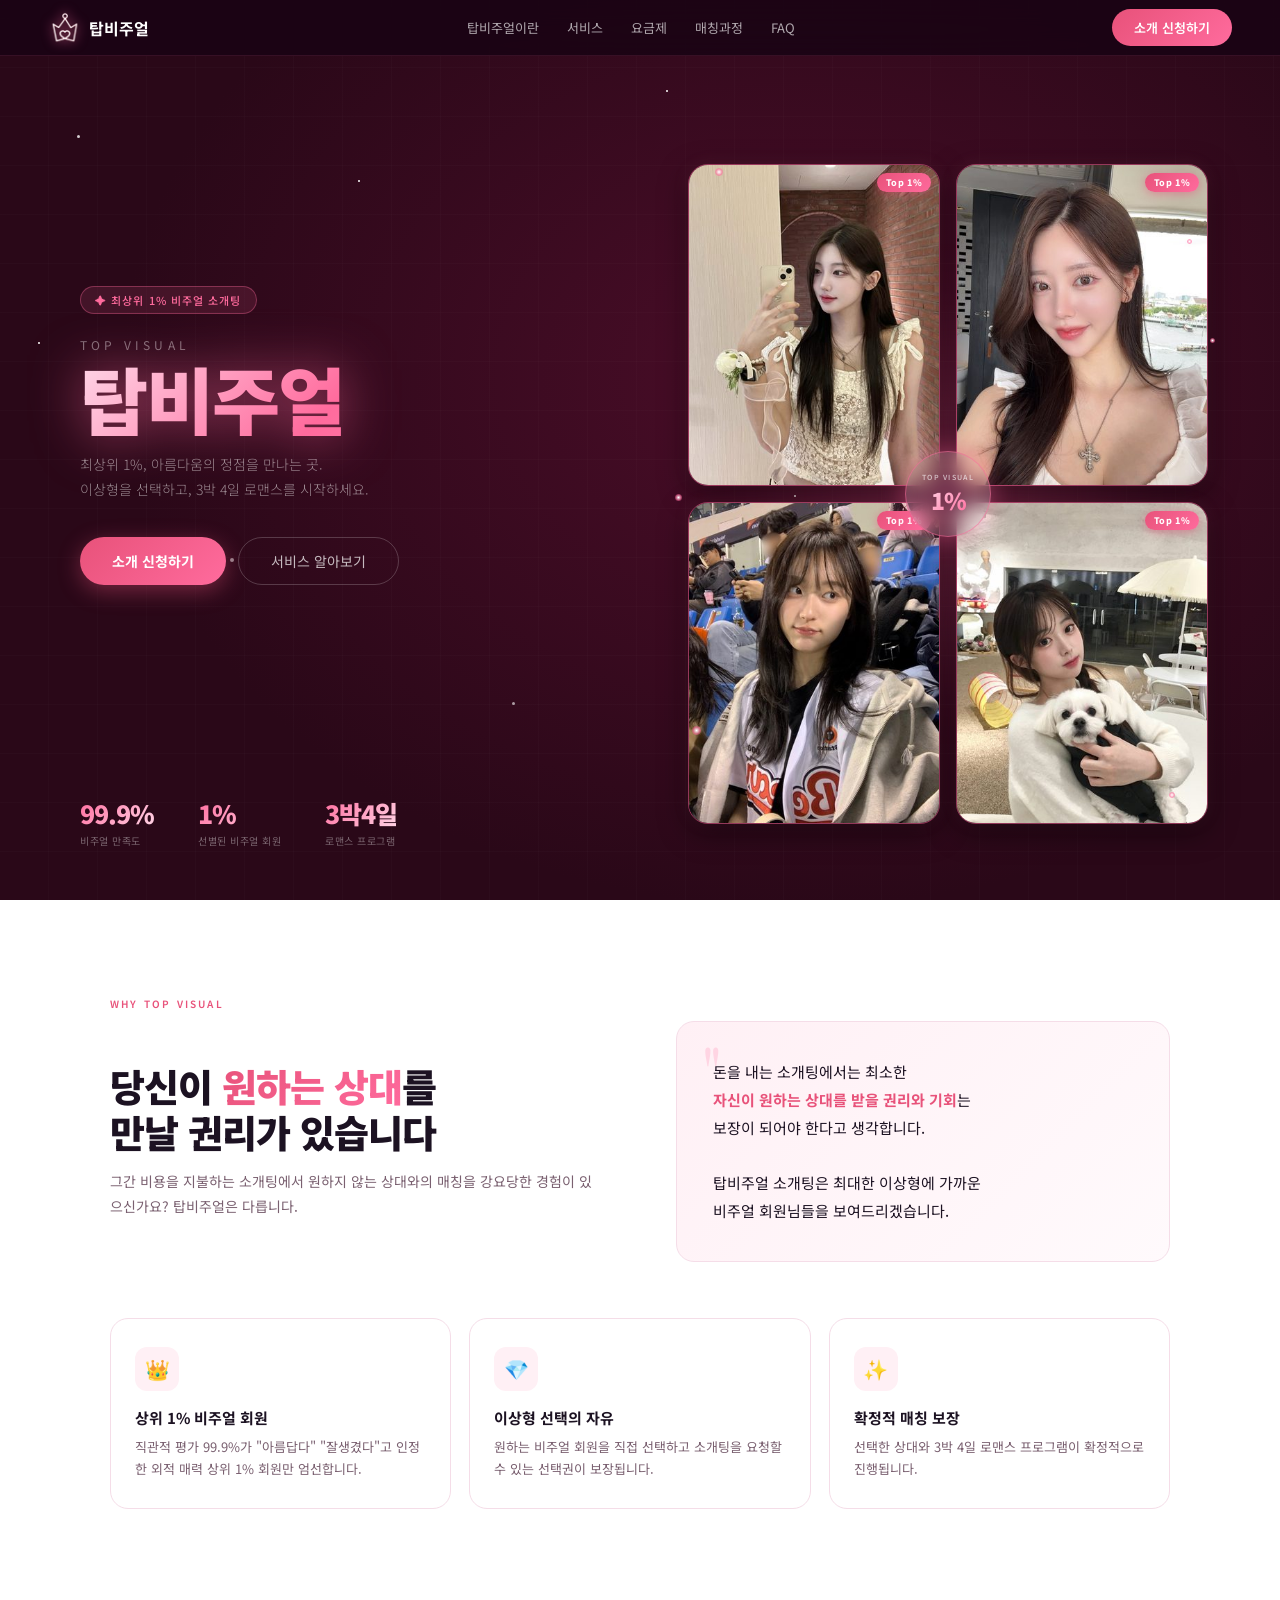
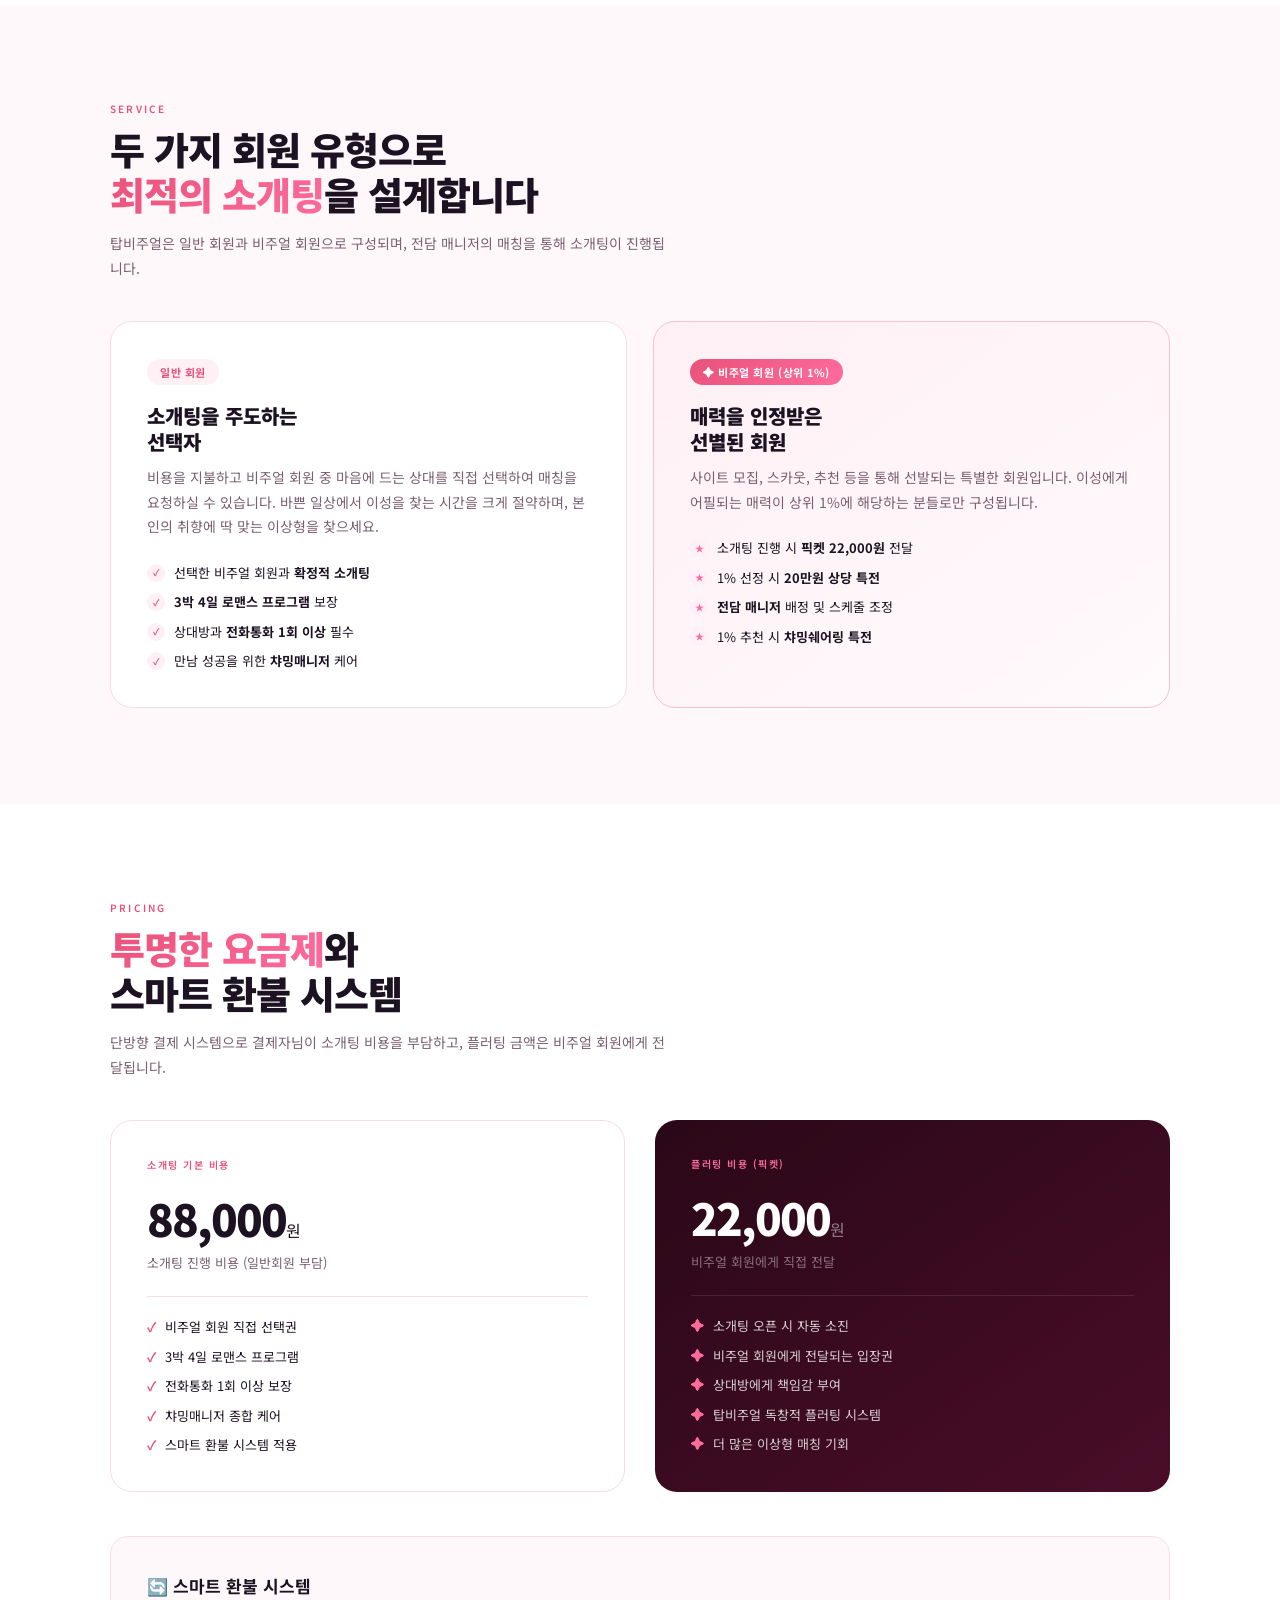
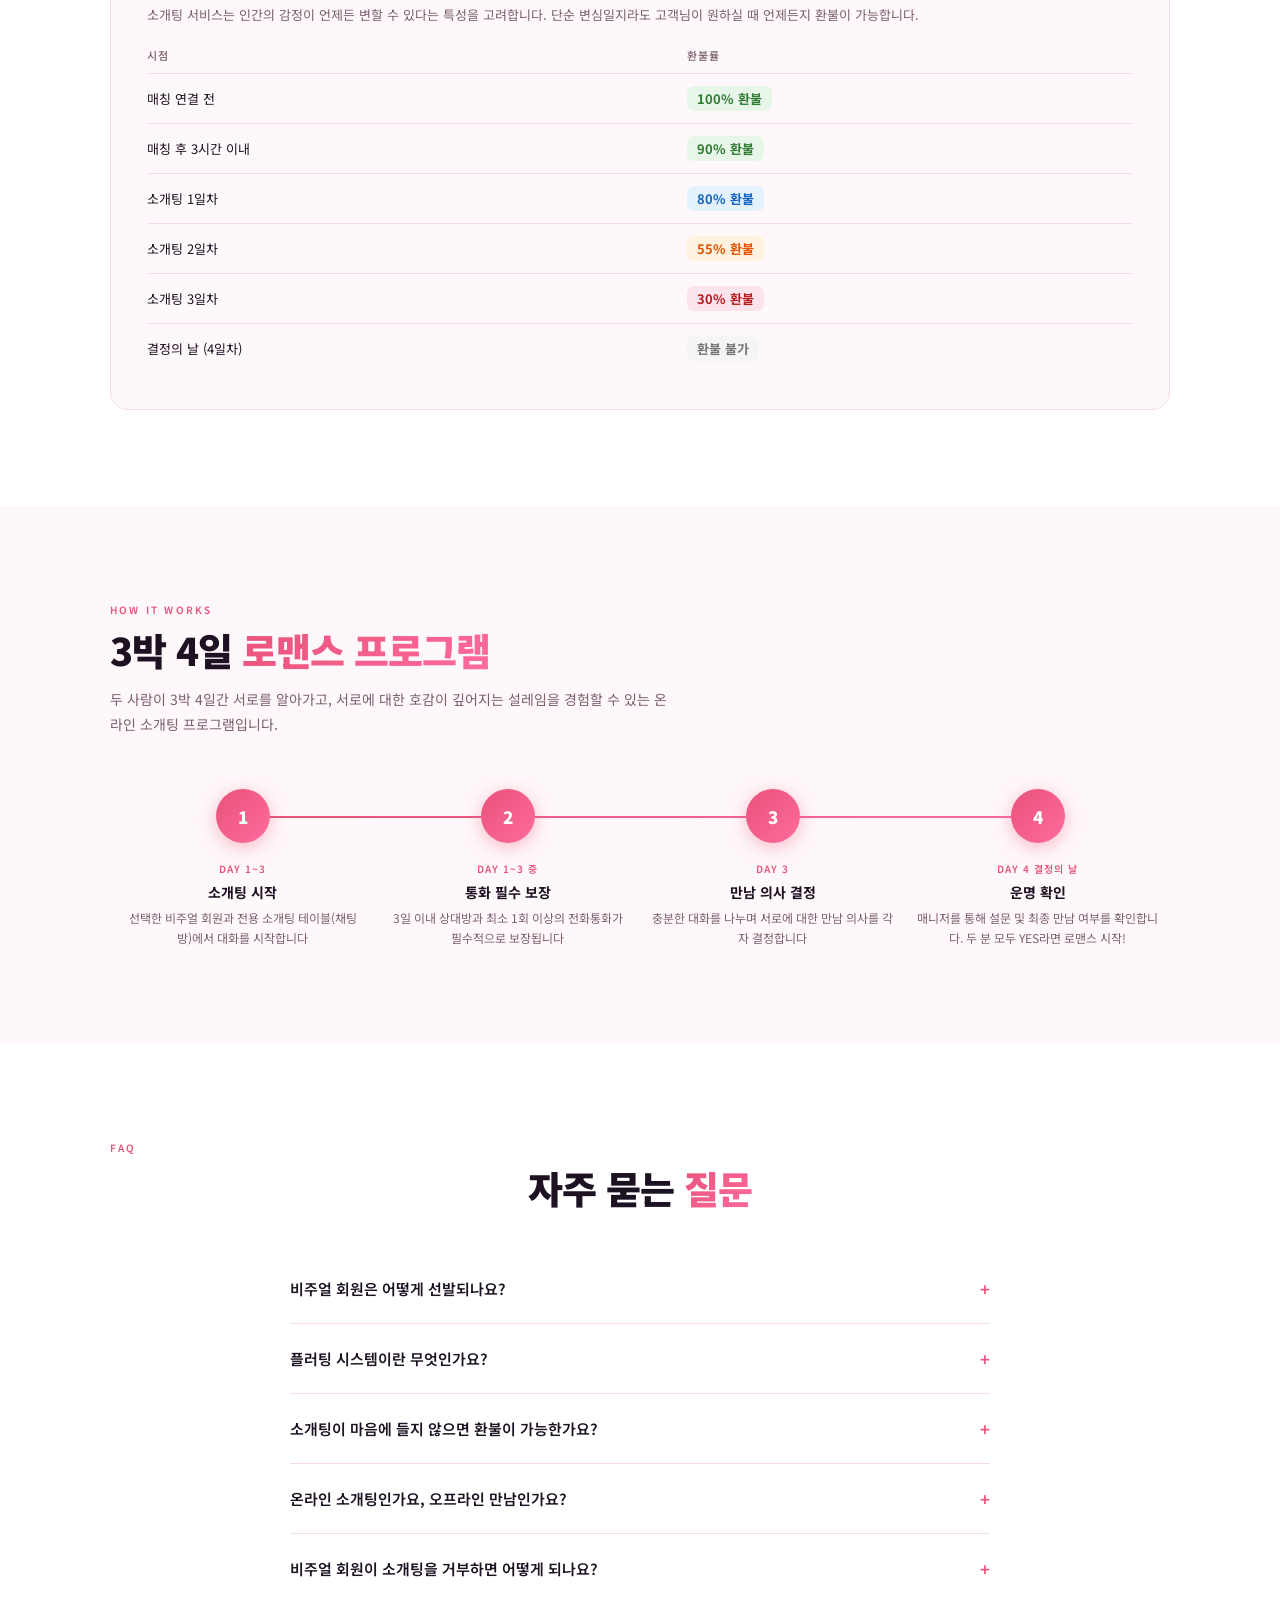
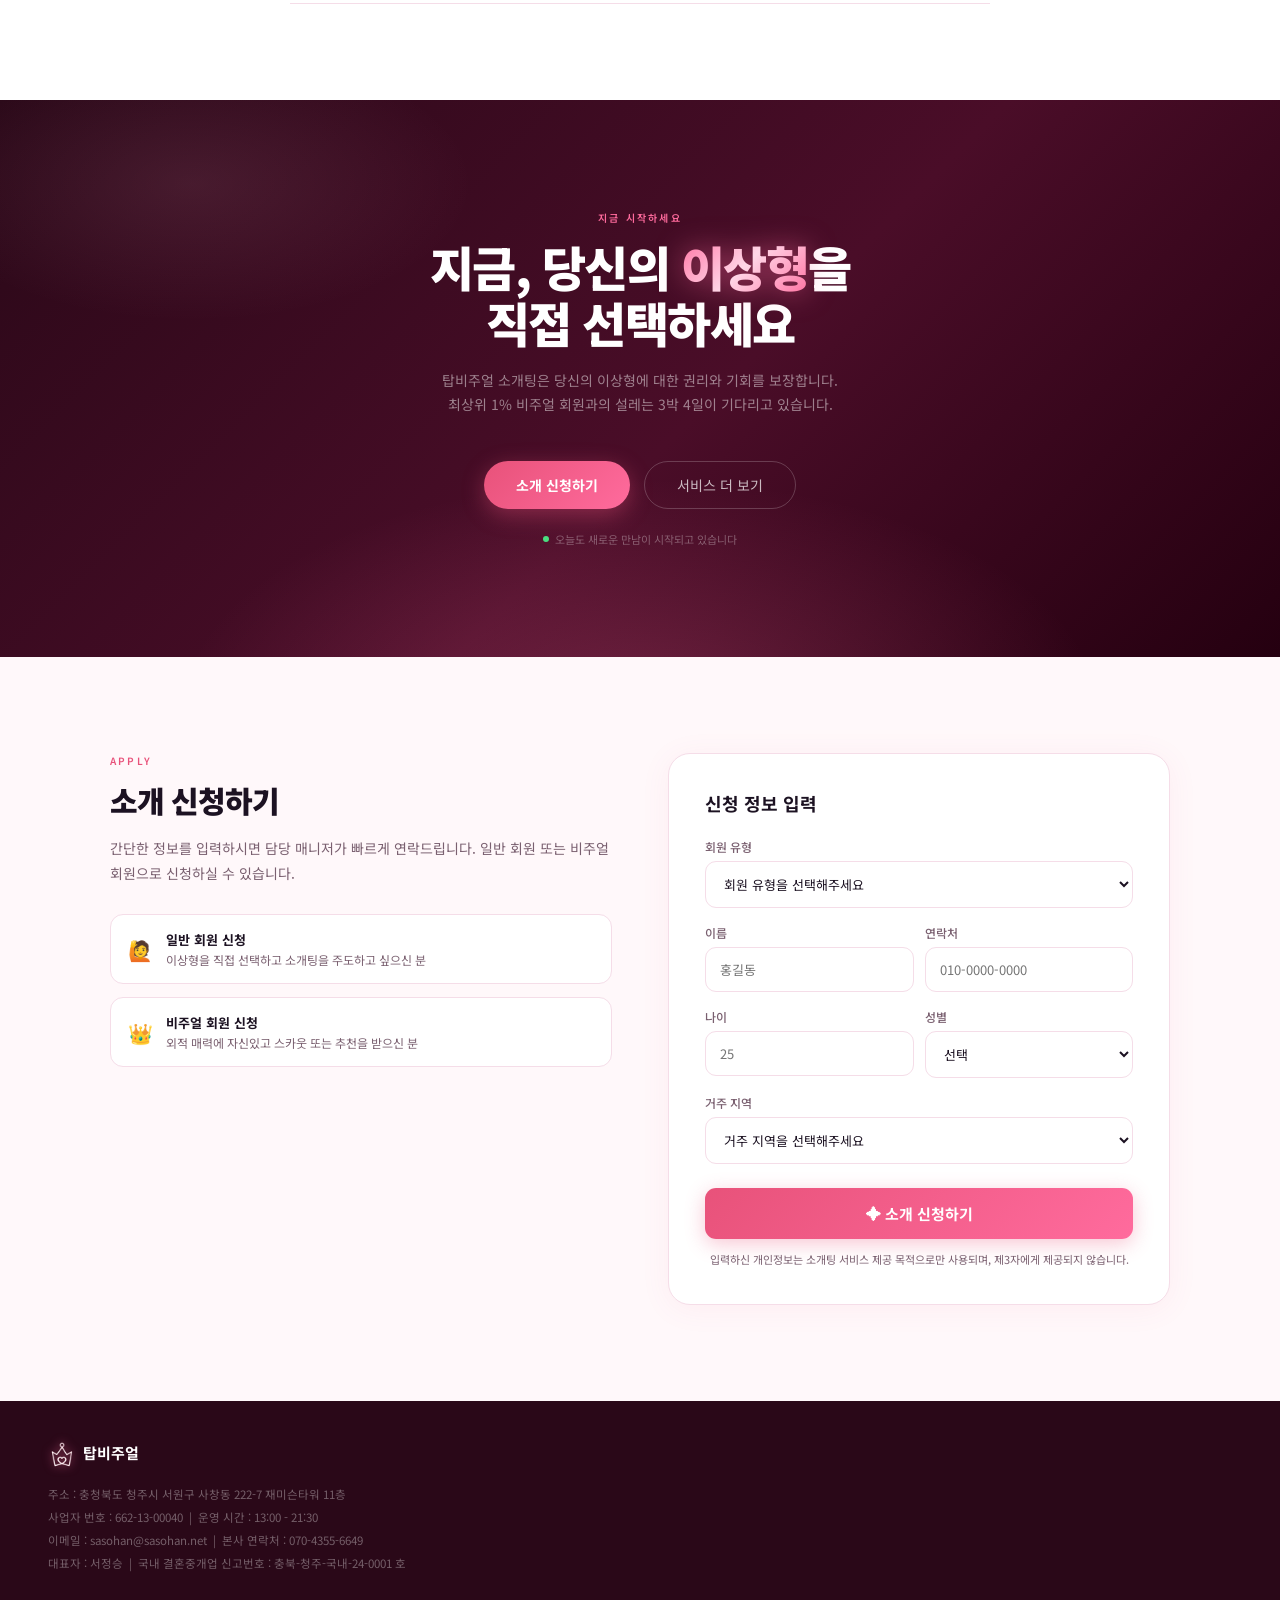
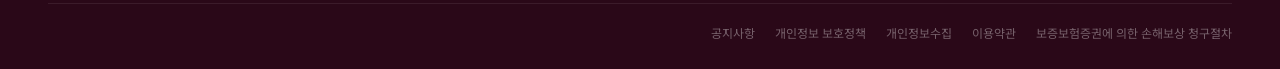
<file: 탑비주얼_final.html>
<!DOCTYPE html>
<html lang="ko">
<head>
<meta charset="UTF-8">
<meta name="viewport" content="width=device-width, initial-scale=1.0">
<title>탑비주얼 — 최상위 1%, 아름다움의 정점을 만나는 곳</title>
<link rel="preconnect" href="https://fonts.googleapis.com">
<link href="https://fonts.googleapis.com/css2?family=Noto+Sans+KR:wght@300;400;500;700;900&family=Playfair+Display:ital,wght@0,700;1,700&display=swap" rel="stylesheet">
<style>
:root {
  --pink:        #E8527A;
  --pink-bright: #FF6B9D;
  --pink-pale:   #FFF0F5;
  --pink-border: #F5DDE8;
  --dark:        #2A0818;
  --dark2:       #3D0D24;
  --text:        #1C1222;
  --muted:       #7A6070;
  --section-bg:  #FFF8FA;
}
*{margin:0;padding:0;box-sizing:border-box;}
html{scroll-behavior:smooth;}
body{font-family:'Noto Sans KR',sans-serif;color:var(--text);background:#fff;overflow-x:hidden;}

/* NAV */
nav{
  position:fixed;top:0;left:0;right:0;z-index:200;
  height:56px;padding:0 48px;
  display:flex;align-items:center;justify-content:space-between;
  background:rgba(26,4,20,0.9);
  backdrop-filter:blur(14px);
  border-bottom:1px solid rgba(255,107,157,0.12);
}
.nav-logo{display:flex;align-items:center;gap:7px;font-size:16px;font-weight:700;color:#fff;text-decoration:none;}
.nav-logo em{color:var(--pink-bright);font-style:normal;}
.nav-links{display:flex;gap:28px;}
.nav-links a{color:rgba(255,255,255,0.65);text-decoration:none;font-size:13px;transition:color .2s;}
.nav-links a:hover{color:var(--pink-bright);}
.nav-btn{
  background:linear-gradient(135deg,var(--pink),var(--pink-bright));
  color:#fff;border:none;padding:9px 22px;border-radius:100px;
  font-size:13px;font-weight:600;cursor:pointer;font-family:inherit;
  transition:opacity .2s,transform .2s;
}
.nav-btn:hover{opacity:.88;transform:translateY(-1px);}

/* HERO */
.hero{
  min-height:100vh;
  background:radial-gradient(ellipse 85% 95% at 62% 42%, #4a0d28 0%, var(--dark) 62%);
  position:relative;overflow:hidden;
  display:grid;
  grid-template-columns:1fr 1fr;
  grid-template-rows:1fr auto;
  padding-top:56px;
}
.hero::before{
  content:'';position:absolute;inset:0;
  background:
    repeating-linear-gradient(0deg,transparent,transparent 48px,rgba(255,255,255,0.016) 48px,rgba(255,255,255,0.016) 49px),
    repeating-linear-gradient(90deg,transparent,transparent 48px,rgba(255,255,255,0.016) 48px,rgba(255,255,255,0.016) 49px);
  pointer-events:none;
}
.hero-stars{position:absolute;inset:0;pointer-events:none;z-index:1;}
.star{position:absolute;border-radius:50%;background:#fff;animation:twinkle 2.5s ease-in-out infinite;}
@keyframes twinkle{0%,100%{opacity:.12;}50%{opacity:.85;}}

.hero-left{
  grid-column:1;grid-row:1;
  display:flex;flex-direction:column;justify-content:center;
  padding:60px 40px 40px 80px;
  position:relative;z-index:2;
}
.hero-badge{
  display:inline-flex;align-items:center;gap:6px;
  background:rgba(255,107,157,0.12);
  border:1px solid rgba(255,107,157,0.35);
  color:var(--pink-bright);font-size:11px;font-weight:500;letter-spacing:.1em;
  padding:5px 14px;border-radius:100px;margin-bottom:22px;width:fit-content;
}
.hero-en{font-size:12px;letter-spacing:.35em;font-weight:400;color:rgba(255,255,255,0.42);text-transform:uppercase;margin-bottom:6px;}
.hero-kr{
  font-size:clamp(46px,6.5vw,74px);font-weight:900;line-height:1.05;
  letter-spacing:-2px;margin-bottom:16px;
  background:linear-gradient(135deg,#FFD6E7,var(--pink-bright),#FF8FB5);
  -webkit-background-clip:text;-webkit-text-fill-color:transparent;background-clip:text;
  filter:drop-shadow(0 0 26px rgba(255,107,157,.62));
}
.hero-sub{font-size:14px;color:rgba(255,255,255,.52);line-height:1.75;margin-bottom:36px;font-weight:300;}
.hero-btns{display:flex;gap:12px;flex-wrap:wrap;}
.btn-main{
  background:linear-gradient(135deg,var(--pink),var(--pink-bright));
  color:#fff;border:none;padding:13px 32px;border-radius:100px;
  font-size:14px;font-weight:700;cursor:pointer;font-family:inherit;
  box-shadow:0 6px 22px rgba(232,82,122,.4);
  transition:transform .2s,box-shadow .2s;
}
.btn-main:hover{transform:translateY(-2px);box-shadow:0 10px 30px rgba(232,82,122,.55);}
.btn-ghost{
  background:transparent;color:rgba(255,255,255,.72);
  border:1px solid rgba(255,255,255,.2);padding:13px 32px;border-radius:100px;
  font-size:14px;font-weight:400;cursor:pointer;font-family:inherit;
  transition:border-color .2s,color .2s;
}
.btn-ghost:hover{border-color:var(--pink-bright);color:var(--pink-bright);}

.hero-stats{
  grid-column:1;grid-row:2;
  display:flex;gap:44px;
  padding:0 80px 52px;
  position:relative;z-index:2;
}
.stat-val{
  font-size:25px;font-weight:900;letter-spacing:-1px;
  background:linear-gradient(135deg,var(--pink-bright),#FFD6E7);
  -webkit-background-clip:text;-webkit-text-fill-color:transparent;background-clip:text;
}
.stat-lbl{font-size:10px;color:rgba(255,255,255,.38);letter-spacing:.05em;margin-top:2px;}

/* HERO 카드 영역 */
.hero-right{
  grid-column:2;grid-row:1/3;
  display:flex;align-items:center;justify-content:center;
  padding:80px 32px 48px 8px;
  position:relative;z-index:2;
}
.cards-scene{
  position:relative;
  width:520px;height:660px;
  display:grid;
  grid-template-columns:1fr 1fr;
  grid-template-rows:1fr 1fr;
  gap:16px;
}
.cards-scene::before{
  content:'';position:absolute;
  width:460px;height:460px;top:50%;left:50%;
  transform:translate(-50%,-50%);
  border-radius:50%;
  background:radial-gradient(circle,rgba(255,107,157,.28) 0%,transparent 65%);
  filter:blur(34px);z-index:0;
  animation:oraPulse 3s ease-in-out infinite;
}
@keyframes oraPulse{0%,100%{opacity:.55;transform:translate(-50%,-50%) scale(1);}50%{opacity:1;transform:translate(-50%,-50%) scale(1.1);}}

.vc{
  border-radius:20px;overflow:hidden;position:relative;
  border:1.5px solid rgba(255,107,157,.48);
  box-shadow:0 8px 28px rgba(0,0,0,.52),0 0 16px rgba(255,107,157,.13);
  transition:transform .3s,box-shadow .3s;z-index:1;
}
.vc:hover{transform:translateY(-5px) scale(1.03);box-shadow:0 18px 48px rgba(0,0,0,.65),0 0 34px rgba(255,107,157,.32);}
.vc img{width:100%;height:100%;object-fit:cover;object-position:top center;display:block;}
.vc-badge{
  position:absolute;top:8px;right:8px;
  background:linear-gradient(135deg,var(--pink),var(--pink-bright));
  color:#fff;font-size:9px;font-weight:800;letter-spacing:.04em;
  padding:3px 9px;border-radius:100px;
  box-shadow:0 2px 10px rgba(232,82,122,.5);z-index:3;
}
.vc-medal{display:none !important;}
.vc-medal-hidden{
  position:absolute;bottom:8px;left:8px;
  width:40px;height:40px;border-radius:50%;
  background:linear-gradient(135deg,#c49027,#f5d07a,#b87e1e);
  display:flex;align-items:center;justify-content:center;
  box-shadow:0 3px 10px rgba(0,0,0,.4);z-index:3;
}
.vc-medal-inner{text-align:center;line-height:1.15;}
.vc-medal-inner .mc{font-size:9px;display:block;}
.vc-medal-inner span{display:block;color:#5a3800;font-size:4.5px;font-weight:900;letter-spacing:.02em;}

.vc-1{animation:cf1 5s ease-in-out infinite;}
.vc-2{animation:cf2 5s ease-in-out infinite;animation-delay:-1.25s;}
.vc-3{animation:cf3 5s ease-in-out infinite;animation-delay:-2.5s;}
.vc-4{animation:cf4 5s ease-in-out infinite;animation-delay:-3.75s;}
@keyframes cf1{0%,100%{transform:translateY(0)}50%{transform:translateY(-7px)}}
@keyframes cf2{0%,100%{transform:translateY(-5px)}50%{transform:translateY(5px)}}
@keyframes cf3{0%,100%{transform:translateY(4px)}50%{transform:translateY(-6px)}}
@keyframes cf4{0%,100%{transform:translateY(-3px)}50%{transform:translateY(7px)}}

.diamond-badge{
  position:absolute;top:50%;left:50%;
  transform:translate(-50%,-50%);z-index:10;
  width:86px;height:86px;border-radius:50%;
  background:rgba(255,182,215,.16);
  backdrop-filter:blur(10px);-webkit-backdrop-filter:blur(10px);
  border:1.5px solid rgba(255,107,157,.52);
  display:flex;flex-direction:column;align-items:center;justify-content:center;
  box-shadow:0 0 26px rgba(255,107,157,.42),inset 0 0 14px rgba(255,214,231,.08);
  animation:dPulse 3s ease-in-out infinite;
}
.diamond-badge p{color:rgba(255,255,255,.62);font-size:7px;font-weight:600;letter-spacing:.18em;margin-bottom:1px;}
.diamond-badge strong{
  font-size:23px;font-weight:900;letter-spacing:-1px;
  background:linear-gradient(135deg,#FFD6E7,var(--pink-bright));
  -webkit-background-clip:text;-webkit-text-fill-color:transparent;background-clip:text;
}
@keyframes dPulse{0%,100%{box-shadow:0 0 26px rgba(255,107,157,.38);}50%{box-shadow:0 0 48px rgba(255,107,157,.72);}}

.cards-sparkle{position:absolute;inset:-24px;z-index:11;pointer-events:none;}
.cards-sparkle span{
  position:absolute;border-radius:50%;
  background:radial-gradient(circle,#fff 0%,rgba(255,107,157,.6) 55%,transparent 100%);
  animation:sparkle 2.5s ease-in-out infinite;
}
@keyframes sparkle{0%,100%{opacity:0;transform:scale(.3);}50%{opacity:1;transform:scale(1);}}

/* SECTION COMMON */
.sec{padding:96px 48px;}
.sec-inner{max-width:1060px;margin:0 auto;}
.sec-lbl{font-size:10px;letter-spacing:.22em;font-weight:600;text-transform:uppercase;color:var(--pink);margin-bottom:10px;}
.sec-title{font-size:clamp(26px,3.4vw,38px);font-weight:900;line-height:1.2;letter-spacing:-1px;color:var(--text);margin-bottom:14px;}
.sec-title .ac{background:linear-gradient(135deg,var(--pink),var(--pink-bright));-webkit-background-clip:text;-webkit-text-fill-color:transparent;background-clip:text;}
.sec-desc{font-size:14px;color:var(--muted);line-height:1.8;max-width:560px;}

/* WHY */
.why-sec{background:#fff;}
.why-grid{display:grid;grid-template-columns:1fr 1fr;gap:72px;align-items:center;margin-bottom:56px;}
.why-quote{background:linear-gradient(135deg,#fff0f5,#fffafc);border:1px solid var(--pink-border);border-radius:18px;padding:36px;position:relative;}
.why-quote::before{content:'"';font-size:72px;line-height:1;font-family:'Playfair Display',serif;color:var(--pink-bright);opacity:.2;position:absolute;top:12px;left:24px;}
.why-quote p{font-size:15px;line-height:1.85;color:var(--text);position:relative;z-index:1;}
.why-quote strong{color:var(--pink);font-weight:700;}
.why-cards{display:grid;grid-template-columns:repeat(3,1fr);gap:18px;}
.wc{border:1px solid var(--pink-border);border-radius:18px;padding:28px 24px;position:relative;overflow:hidden;transition:transform .25s,box-shadow .25s,border-color .25s;}
.wc::after{content:'';position:absolute;top:0;left:0;right:0;height:3px;background:linear-gradient(90deg,var(--pink),var(--pink-bright));transform:scaleX(0);transform-origin:left;transition:transform .3s;}
.wc:hover::after{transform:scaleX(1);}
.wc:hover{transform:translateY(-4px);box-shadow:0 12px 36px rgba(232,82,122,.1);border-color:var(--pink-bright);}
.wc-icon{width:44px;height:44px;border-radius:12px;background:var(--pink-pale);display:flex;align-items:center;justify-content:center;font-size:20px;margin-bottom:16px;}
.wc h3{font-size:15px;font-weight:700;margin-bottom:8px;color:var(--text);}
.wc p{font-size:13px;color:var(--muted);line-height:1.7;}

/* SERVICE */
.svc-sec{background:var(--section-bg);}
.svc-grid{display:grid;grid-template-columns:1fr 1fr;gap:26px;}
.mc{background:#fff;border:1px solid var(--pink-border);border-radius:22px;padding:36px;}
.mc.featured{background:linear-gradient(145deg,#fff0f5,#fffafc);border-color:#f5c0d5;}
.mc-badge{display:inline-flex;align-items:center;gap:5px;font-size:11px;font-weight:700;letter-spacing:.05em;padding:5px 13px;border-radius:100px;margin-bottom:18px;}
.mb-n{background:var(--pink-pale);color:var(--pink);}
.mb-v{background:linear-gradient(135deg,var(--pink),var(--pink-bright));color:#fff;}
.mc h3{font-size:20px;font-weight:900;color:var(--text);margin-bottom:10px;line-height:1.3;}
.mc>p{font-size:14px;color:var(--muted);line-height:1.75;margin-bottom:24px;}
.benefit-list{display:flex;flex-direction:column;gap:10px;}
.bi{display:flex;align-items:flex-start;gap:9px;font-size:13px;color:var(--text);line-height:1.5;}
.bi-dot{width:18px;height:18px;border-radius:50%;flex-shrink:0;margin-top:1px;display:flex;align-items:center;justify-content:center;font-size:9px;font-weight:700;}
.bd-p{background:var(--pink-pale);color:var(--pink);}
.bd-b{background:#fff0f8;color:var(--pink-bright);}

/* PRICING */
.price-sec{background:#fff;}
.price-row{display:grid;grid-template-columns:1fr 1fr;gap:30px;margin-bottom:44px;}
.pc{border:1px solid var(--pink-border);border-radius:22px;padding:36px;}
.pc.dark{background:linear-gradient(145deg,var(--dark),#4a0d28);border:none;color:#fff;}
.pc-lbl{font-size:10px;letter-spacing:.15em;font-weight:600;text-transform:uppercase;margin-bottom:14px;}
.pc-lbl.pk{color:var(--pink);}
.pc-lbl.lt{color:var(--pink-bright);}
.pc-price{font-size:44px;font-weight:900;letter-spacing:-2px;margin-bottom:3px;}
.pc-unit{font-size:16px;font-weight:400;}
.pc-note{font-size:13px;margin-bottom:24px;}
.pc-note.mu{color:var(--muted);}
.pc-note.di{color:rgba(255,255,255,.42);}
.pc-div{height:1px;margin-bottom:20px;}
.pc-div.bo{background:var(--pink-border);}
.pc-div.dm{background:rgba(255,255,255,.1);}
.pf-list{display:flex;flex-direction:column;gap:10px;}
.pf{display:flex;gap:9px;font-size:13px;line-height:1.5;}
.pf-ck{font-weight:700;flex-shrink:0;}
.pf-ck.pk{color:var(--pink);}
.pf-ck.lt{color:var(--pink-bright);}
.pc.dark .pf{color:rgba(255,255,255,.8);}
.refund-box{background:var(--section-bg);border:1px solid var(--pink-border);border-radius:18px;padding:36px;}
.refund-box h3{font-size:17px;font-weight:700;margin-bottom:6px;color:var(--text);}
.refund-box>p{font-size:13px;color:var(--muted);margin-bottom:22px;line-height:1.65;}
.rt{width:100%;border-collapse:collapse;}
.rt th{text-align:left;font-size:11px;letter-spacing:.08em;color:var(--muted);font-weight:500;padding:0 0 10px;border-bottom:1px solid var(--pink-border);}
.rt td{padding:12px 0;border-bottom:1px solid var(--pink-border);font-size:13px;vertical-align:middle;}
.rt tr:last-child td{border-bottom:none;}
.rpct{display:inline-block;font-weight:700;font-size:13px;padding:3px 10px;border-radius:7px;}

/* PROCESS */
.proc-sec{background:var(--section-bg);}
.proc-steps{display:grid;grid-template-columns:repeat(4,1fr);gap:0;position:relative;margin-top:52px;}
.proc-steps::before{content:'';position:absolute;top:27px;left:12%;right:12%;height:2px;background:linear-gradient(90deg,var(--pink),var(--pink-bright));z-index:0;}
.ps{display:flex;flex-direction:column;align-items:center;text-align:center;position:relative;z-index:1;padding:0 12px;}
.ps-num{width:54px;height:54px;border-radius:50%;background:linear-gradient(135deg,var(--pink),var(--pink-bright));color:#fff;font-size:17px;font-weight:900;display:flex;align-items:center;justify-content:center;box-shadow:0 4px 18px rgba(232,82,122,.38);margin-bottom:18px;}
.ps-day{font-size:10px;letter-spacing:.1em;color:var(--pink);font-weight:600;margin-bottom:6px;}
.ps-title{font-size:14px;font-weight:700;color:var(--text);margin-bottom:6px;}
.ps-desc{font-size:12px;color:var(--muted);line-height:1.65;}

/* FAQ */
.faq-sec{background:#fff;}
.faq-list{max-width:700px;margin:44px auto 0;}
.fi{border-bottom:1px solid var(--pink-border);}
.fq{width:100%;text-align:left;background:none;border:none;padding:22px 0;display:flex;justify-content:space-between;align-items:center;font-family:inherit;font-size:15px;font-weight:600;color:var(--text);cursor:pointer;}
.fq .fi-icon{font-size:17px;color:var(--pink);transition:transform .3s;flex-shrink:0;margin-left:12px;}
.fq.open .fi-icon{transform:rotate(45deg);}
.fa{font-size:14px;color:var(--muted);line-height:1.8;max-height:0;overflow:hidden;transition:max-height .4s ease,padding-bottom .3s;}
.fa.open{max-height:200px;padding-bottom:22px;}

/* CTA */
.cta-sec{background:linear-gradient(135deg,var(--dark) 0%,#4a0d28 55%,#250010 100%);padding:110px 48px;text-align:center;position:relative;overflow:hidden;}
.cta-sec::before{content:'';position:absolute;inset:0;background:radial-gradient(ellipse 60% 70% at 50% 110%,rgba(255,107,157,.24) 0%,transparent 60%),radial-gradient(ellipse 40% 45% at 15% 15%,rgba(255,179,204,.1) 0%,transparent 55%);}
.cta-inner{position:relative;z-index:1;max-width:560px;margin:0 auto;}
.cta-lbl{font-size:10px;letter-spacing:.22em;font-weight:600;text-transform:uppercase;color:var(--pink-bright);margin-bottom:14px;}
.cta-title{font-size:clamp(30px,4.5vw,48px);font-weight:900;color:#fff;line-height:1.15;letter-spacing:-1.5px;margin-bottom:18px;}
.cta-title .nc{background:linear-gradient(135deg,var(--pink-bright),#FFD6E7,var(--pink-bright));-webkit-background-clip:text;-webkit-text-fill-color:transparent;background-clip:text;filter:drop-shadow(0 0 14px rgba(255,107,157,.58));}
.cta-desc{font-size:14px;color:rgba(255,255,255,.48);margin-bottom:44px;line-height:1.75;}
.cta-btns{display:flex;justify-content:center;gap:14px;flex-wrap:wrap;}
.cta-live{font-size:11px;color:rgba(255,255,255,.32);margin-top:22px;display:flex;align-items:center;justify-content:center;gap:6px;}
.live-dot{width:6px;height:6px;border-radius:50%;background:#4ade80;animation:livePulse 2s infinite;}
@keyframes livePulse{0%,100%{opacity:1;}50%{opacity:.35;}}

/* APPLY */
.apply-sec{background:var(--section-bg);}
.apply-grid{display:grid;grid-template-columns:1fr 1fr;gap:56px;align-items:start;}
.apply-info h2{font-size:30px;font-weight:900;letter-spacing:-1px;color:var(--text);margin-bottom:14px;}
.apply-info>p{font-size:14px;color:var(--muted);line-height:1.8;margin-bottom:28px;}
.apply-types{display:flex;flex-direction:column;gap:13px;}
.at{display:flex;gap:13px;align-items:center;background:#fff;border:1px solid var(--pink-border);border-radius:13px;padding:15px 17px;}
.at-icon{font-size:20px;}
.at-text h4{font-size:13px;font-weight:700;color:var(--text);margin-bottom:2px;}
.at-text p{font-size:12px;color:var(--muted);}
.form-card{background:#fff;border:1px solid var(--pink-border);border-radius:22px;padding:36px;box-shadow:0 4px 30px rgba(232,82,122,.07);}
.form-card h3{font-size:18px;font-weight:700;margin-bottom:22px;color:var(--text);}
.fg{margin-bottom:16px;}
.fg label{display:block;font-size:12px;font-weight:500;color:var(--muted);margin-bottom:6px;}
.fg select,.fg input{width:100%;padding:12px 14px;border:1px solid var(--pink-border);border-radius:11px;font-family:inherit;font-size:13px;color:var(--text);outline:none;background:#fff;transition:border-color .2s;}
.fg select:focus,.fg input:focus{border-color:var(--pink-bright);}
.fg-row{display:grid;grid-template-columns:1fr 1fr;gap:11px;}
.submit-btn{width:100%;padding:15px;border:none;border-radius:11px;font-family:inherit;font-size:15px;font-weight:700;color:#fff;cursor:pointer;margin-top:8px;background:linear-gradient(135deg,var(--pink),var(--pink-bright));box-shadow:0 5px 20px rgba(232,82,122,.32);transition:transform .2s,box-shadow .2s;}
.submit-btn:hover{transform:translateY(-2px);box-shadow:0 9px 28px rgba(232,82,122,.45);}
.form-notice{font-size:11px;color:var(--muted);text-align:center;margin-top:12px;line-height:1.6;}

/* FOOTER */
footer{background:var(--dark);padding:40px 48px 28px;display:flex;flex-direction:column;gap:0;}
.ft-logo{font-size:15px;font-weight:700;color:#fff;margin-bottom:6px;}
.ft-copy{font-size:11px;color:rgba(255,255,255,.32);margin-top:4px;}
.ft-links{display:flex;gap:20px;flex-wrap:wrap;border-top:1px solid rgba(255,255,255,.08);margin-top:28px;padding-top:20px;justify-content:flex-end;}
.ft-links a{color:rgba(255,255,255,.36);text-decoration:none;font-size:12px;transition:color .2s;white-space:nowrap;}
.ft-links a:hover{color:var(--pink-bright);}

/* REVEAL */
.reveal{opacity:0;transform:translateY(22px);transition:opacity .6s ease,transform .6s ease;}
.reveal.visible{opacity:1;transform:none;}

/* RESPONSIVE */
@media(max-width:900px){
  nav{padding:0 20px;}
  .nav-links{display:none;}
  .hero{grid-template-columns:1fr;grid-template-rows:auto auto auto;}
  .hero-left{grid-column:1;grid-row:1;padding:80px 24px 24px;}
  .hero-right{grid-column:1;grid-row:2;padding:0 24px 20px;justify-content:center;}
  .hero-stats{grid-column:1;grid-row:3;padding:0 24px 44px;justify-content:center;}
  .cards-scene{width:100%;max-width:320px;height:380px;}
  .sec{padding:64px 24px;}
  .why-grid,.svc-grid,.price-row,.apply-grid{grid-template-columns:1fr;gap:22px;}
  .why-cards,.proc-steps{grid-template-columns:1fr 1fr;gap:14px;}
  .proc-steps::before{display:none;}
  footer{padding:32px 24px;}
  .ft-links{justify-content:flex-start;}
}
</style>
</head>
<body>

<!-- NAV -->
<nav>
  <a class="nav-logo" href="#home"><img src="[data-uri]" alt="탑비주얼 로고" style="height:34px;width:auto;filter:drop-shadow(0 0 6px rgba(255,107,157,0.7));">탑비주얼</a>
  <div class="nav-links">
    <a href="#why">탑비주얼이란</a>
    <a href="#service">서비스</a>
    <a href="#pricing">요금제</a>
    <a href="#process">매칭과정</a>
    <a href="#faq">FAQ</a>
  </div>
  <button class="nav-btn" onclick="document.getElementById('apply').scrollIntoView({behavior:'smooth'})">소개 신청하기</button>
</nav>

<!-- HERO -->
<section class="hero" id="home">
  <div class="hero-stars" aria-hidden="true">
    <div class="star" style="width:3px;height:3px;top:15%;left:6%;animation-delay:.4s;opacity:.8"></div>
    <div class="star" style="width:2px;height:2px;top:38%;left:3%;animation-delay:1s"></div>
    <div class="star" style="width:4px;height:4px;top:62%;left:18%;animation-delay:.6s;opacity:.5"></div>
    <div class="star" style="width:2px;height:2px;top:20%;left:28%;animation-delay:1.4s"></div>
    <div class="star" style="width:3px;height:3px;top:78%;left:40%;animation-delay:.8s;opacity:.6"></div>
    <div class="star" style="width:2px;height:2px;top:10%;left:52%;animation-delay:1.6s"></div>
    <div class="star" style="width:3px;height:3px;top:88%;left:70%;animation-delay:.2s;opacity:.8"></div>
    <div class="star" style="width:4px;height:4px;top:42%;left:84%;animation-delay:1.1s;opacity:.5"></div>
    <div class="star" style="width:2px;height:2px;top:55%;left:62%;animation-delay:.7s"></div>
    <div class="star" style="width:3px;height:3px;top:25%;left:76%;animation-delay:1.9s;opacity:.6"></div>
  </div>

  <!-- 좌측 텍스트 -->
  <div class="hero-left">
    <div class="hero-badge">✦ 최상위 1% 비주얼 소개팅</div>
    <p class="hero-en">TOP VISUAL</p>
    <h1 class="hero-kr">탑비주얼</h1>
    <p class="hero-sub">최상위 1%, 아름다움의 정점을 만나는 곳.<br>이상형을 선택하고, 3박 4일 로맨스를 시작하세요.</p>
    <div class="hero-btns">
      <button class="btn-main" onclick="document.getElementById('apply').scrollIntoView({behavior:'smooth'})">소개 신청하기</button>
      <button class="btn-ghost" onclick="document.getElementById('service').scrollIntoView({behavior:'smooth'})">서비스 알아보기</button>
    </div>
  </div>

  <!-- 좌하단 통계 -->
  <div class="hero-stats">
    <div><div class="stat-val">99.9%</div><div class="stat-lbl">비주얼 만족도</div></div>
    <div><div class="stat-val">1%</div><div class="stat-lbl">선별된 비주얼 회원</div></div>
    <div><div class="stat-val">3박4일</div><div class="stat-lbl">로맨스 프로그램</div></div>
  </div>

  <!-- 우측 4장 카드 -->
  <div class="hero-right">
    <div class="cards-scene">
      <div class="cards-sparkle" aria-hidden="true">
        <span style="width:8px;height:8px;top:4%;left:9%;animation-delay:.5s"></span>
        <span style="width:5px;height:5px;top:14%;right:7%;animation-delay:1.2s"></span>
        <span style="width:9px;height:9px;bottom:16%;left:5%;animation-delay:.9s"></span>
        <span style="width:6px;height:6px;bottom:7%;right:10%;animation-delay:1.8s"></span>
        <span style="width:7px;height:7px;top:50%;left:2%;animation-delay:.3s"></span>
        <span style="width:5px;height:5px;top:28%;right:3%;animation-delay:2.2s"></span>
      </div>
      <div class="vc vc-1">
        <img src="[data-uri]" alt="비주얼 회원">
        <div class="vc-badge">Top 1%</div>
        <div class="vc-medal"><div class="vc-medal-inner"><span class="mc">👑</span><span>PREMIUM</span><span>VISUAL</span><span>MEMBER</span></div></div>
      </div>
      <div class="vc vc-2">
        <img src="[data-uri]" alt="비주얼 회원">
        <div class="vc-badge">Top 1%</div>
        <div class="vc-medal"><div class="vc-medal-inner"><span class="mc">👑</span><span>PREMIUM</span><span>VISUAL</span><span>MEMBER</span></div></div>
      </div>
      <div class="vc vc-3">
        <img src="[data-uri]" alt="비주얼 회원">
        <div class="vc-badge">Top 1%</div>
        <div class="vc-medal"><div class="vc-medal-inner"><span class="mc">👑</span><span>PREMIUM</span><span>VISUAL</span><span>MEMBER</span></div></div>
      </div>
      <div class="vc vc-4">
        <img src="[data-uri]" alt="비주얼 회원" style="object-position:center top;">
        <div class="vc-badge">Top 1%</div>
        <div class="vc-medal"><div class="vc-medal-inner"><span class="mc">👑</span><span>PREMIUM</span><span>VISUAL</span><span>MEMBER</span></div></div>
      </div>
      <div class="diamond-badge"><p>TOP VISUAL</p><strong>1%</strong></div>
    </div>
  </div>
</section>

<!-- WHY -->
<section class="sec why-sec reveal" id="why">
  <div class="sec-inner">
    <div class="sec-lbl">WHY TOP VISUAL</div>
    <div class="why-grid">
      <div>
        <h2 class="sec-title">당신이 <span class="ac">원하는 상대</span>를<br>만날 권리가 있습니다</h2>
        <p class="sec-desc">그간 비용을 지불하는 소개팅에서 원하지 않는 상대와의 매칭을 강요당한 경험이 있으신가요? 탑비주얼은 다릅니다.</p>
      </div>
      <div class="why-quote">
        <p>돈을 내는 소개팅에서는 최소한<br><strong>자신이 원하는 상대를 받을 권리와 기회</strong>는<br>보장이 되어야 한다고 생각합니다.<br><br>탑비주얼 소개팅은 최대한 이상형에 가까운<br>비주얼 회원님들을 보여드리겠습니다.</p>
      </div>
    </div>
    <div class="why-cards">
      <div class="wc"><div class="wc-icon">👑</div><h3>상위 1% 비주얼 회원</h3><p>직관적 평가 99.9%가 "아름답다" "잘생겼다"고 인정한 외적 매력 상위 1% 회원만 엄선합니다.</p></div>
      <div class="wc"><div class="wc-icon">💎</div><h3>이상형 선택의 자유</h3><p>원하는 비주얼 회원을 직접 선택하고 소개팅을 요청할 수 있는 선택권이 보장됩니다.</p></div>
      <div class="wc"><div class="wc-icon">✨</div><h3>확정적 매칭 보장</h3><p>선택한 상대와 3박 4일 로맨스 프로그램이 확정적으로 진행됩니다.</p></div>
    </div>
  </div>
</section>

<!-- SERVICE -->
<section class="sec svc-sec reveal" id="service">
  <div class="sec-inner">
    <div class="sec-lbl">SERVICE</div>
    <h2 class="sec-title">두 가지 회원 유형으로<br><span class="ac">최적의 소개팅</span>을 설계합니다</h2>
    <p class="sec-desc" style="margin-bottom:40px">탑비주얼은 일반 회원과 비주얼 회원으로 구성되며, 전담 매니저의 매칭을 통해 소개팅이 진행됩니다.</p>
    <div class="svc-grid">
      <div class="mc">
        <span class="mc-badge mb-n">일반 회원</span>
        <h3>소개팅을 주도하는<br>선택자</h3>
        <p>비용을 지불하고 비주얼 회원 중 마음에 드는 상대를 직접 선택하여 매칭을 요청하실 수 있습니다. 바쁜 일상에서 이성을 찾는 시간을 크게 절약하며, 본인의 취향에 딱 맞는 이상형을 찾으세요.</p>
        <div class="benefit-list">
          <div class="bi"><div class="bi-dot bd-p">✓</div><span>선택한 비주얼 회원과 <strong>확정적 소개팅</strong></span></div>
          <div class="bi"><div class="bi-dot bd-p">✓</div><span><strong>3박 4일 로맨스 프로그램</strong> 보장</span></div>
          <div class="bi"><div class="bi-dot bd-p">✓</div><span>상대방과 <strong>전화통화 1회 이상</strong> 필수</span></div>
          <div class="bi"><div class="bi-dot bd-p">✓</div><span>만남 성공을 위한 <strong>챠밍매니저</strong> 케어</span></div>
        </div>
      </div>
      <div class="mc featured">
        <span class="mc-badge mb-v">✦ 비주얼 회원 (상위 1%)</span>
        <h3>매력을 인정받은<br>선별된 회원</h3>
        <p>사이트 모집, 스카웃, 추천 등을 통해 선발되는 특별한 회원입니다. 이성에게 어필되는 매력이 상위 1%에 해당하는 분들로만 구성됩니다.</p>
        <div class="benefit-list">
          <div class="bi"><div class="bi-dot bd-b">★</div><span>소개팅 진행 시 <strong>픽켓 22,000원</strong> 전달</span></div>
          <div class="bi"><div class="bi-dot bd-b">★</div><span>1% 선정 시 <strong>20만원 상당 특전</strong></span></div>
          <div class="bi"><div class="bi-dot bd-b">★</div><span><strong>전담 매니저</strong> 배정 및 스케줄 조정</span></div>
          <div class="bi"><div class="bi-dot bd-b">★</div><span>1% 추천 시 <strong>챠밍쉐어링 특전</strong></span></div>
        </div>
      </div>
    </div>
  </div>
</section>

<!-- PRICING -->
<section class="sec price-sec reveal" id="pricing">
  <div class="sec-inner">
    <div class="sec-lbl">PRICING</div>
    <h2 class="sec-title"><span class="ac">투명한 요금제</span>와<br>스마트 환불 시스템</h2>
    <p class="sec-desc" style="margin-bottom:40px">단방향 결제 시스템으로 결제자님이 소개팅 비용을 부담하고, 플러팅 금액은 비주얼 회원에게 전달됩니다.</p>
    <div class="price-row">
      <div class="pc">
        <div class="pc-lbl pk">소개팅 기본 비용</div>
        <div class="pc-price">88,000<span class="pc-unit">원</span></div>
        <div class="pc-note mu">소개팅 진행 비용 (일반회원 부담)</div>
        <div class="pc-div bo"></div>
        <div class="pf-list">
          <div class="pf"><span class="pf-ck pk">✓</span> 비주얼 회원 직접 선택권</div>
          <div class="pf"><span class="pf-ck pk">✓</span> 3박 4일 로맨스 프로그램</div>
          <div class="pf"><span class="pf-ck pk">✓</span> 전화통화 1회 이상 보장</div>
          <div class="pf"><span class="pf-ck pk">✓</span> 챠밍매니저 종합 케어</div>
          <div class="pf"><span class="pf-ck pk">✓</span> 스마트 환불 시스템 적용</div>
        </div>
      </div>
      <div class="pc dark">
        <div class="pc-lbl lt">플러팅 비용 (픽켓)</div>
        <div class="pc-price" style="color:#fff">22,000<span class="pc-unit" style="color:rgba(255,255,255,.48)">원</span></div>
        <div class="pc-note di">비주얼 회원에게 직접 전달</div>
        <div class="pc-div dm"></div>
        <div class="pf-list">
          <div class="pf"><span class="pf-ck lt">✦</span> 소개팅 오픈 시 자동 소진</div>
          <div class="pf"><span class="pf-ck lt">✦</span> 비주얼 회원에게 전달되는 입장권</div>
          <div class="pf"><span class="pf-ck lt">✦</span> 상대방에게 책임감 부여</div>
          <div class="pf"><span class="pf-ck lt">✦</span> 탑비주얼 독창적 플러팅 시스템</div>
          <div class="pf"><span class="pf-ck lt">✦</span> 더 많은 이상형 매칭 기회</div>
        </div>
      </div>
    </div>
    <div class="refund-box">
      <h3>🔄 스마트 환불 시스템</h3>
      <p>소개팅 서비스는 인간의 감정이 언제든 변할 수 있다는 특성을 고려합니다. 단순 변심일지라도 고객님이 원하실 때 언제든지 환불이 가능합니다.</p>
      <table class="rt">
        <tr><th>시점</th><th>환불률</th></tr>
        <tr><td>매칭 연결 전</td><td><span class="rpct" style="background:#e8f5e9;color:#2e7d32">100% 환불</span></td></tr>
        <tr><td>매칭 후 3시간 이내</td><td><span class="rpct" style="background:#e8f5e9;color:#2e7d32">90% 환불</span></td></tr>
        <tr><td>소개팅 1일차</td><td><span class="rpct" style="background:#e3f2fd;color:#1565c0">80% 환불</span></td></tr>
        <tr><td>소개팅 2일차</td><td><span class="rpct" style="background:#fff3e0;color:#e65100">55% 환불</span></td></tr>
        <tr><td>소개팅 3일차</td><td><span class="rpct" style="background:#fce4ec;color:#b71c1c">30% 환불</span></td></tr>
        <tr><td>결정의 날 (4일차)</td><td><span class="rpct" style="background:#f5f5f5;color:#757575">환불 불가</span></td></tr>
      </table>
    </div>
  </div>
</section>

<!-- PROCESS -->
<section class="sec proc-sec reveal" id="process">
  <div class="sec-inner">
    <div class="sec-lbl">HOW IT WORKS</div>
    <h2 class="sec-title">3박 4일 <span class="ac">로맨스 프로그램</span></h2>
    <p class="sec-desc">두 사람이 3박 4일간 서로를 알아가고, 서로에 대한 호감이 깊어지는 설레임을 경험할 수 있는 온라인 소개팅 프로그램입니다.</p>
    <div class="proc-steps">
      <div class="ps"><div class="ps-num">1</div><div class="ps-day">DAY 1~3</div><div class="ps-title">소개팅 시작</div><div class="ps-desc">선택한 비주얼 회원과 전용 소개팅 테이블(채팅방)에서 대화를 시작합니다</div></div>
      <div class="ps"><div class="ps-num">2</div><div class="ps-day">DAY 1~3 중</div><div class="ps-title">통화 필수 보장</div><div class="ps-desc">3일 이내 상대방과 최소 1회 이상의 전화통화가 필수적으로 보장됩니다</div></div>
      <div class="ps"><div class="ps-num">3</div><div class="ps-day">DAY 3</div><div class="ps-title">만남 의사 결정</div><div class="ps-desc">충분한 대화를 나누며 서로에 대한 만남 의사를 각자 결정합니다</div></div>
      <div class="ps"><div class="ps-num">4</div><div class="ps-day">DAY 4 결정의 날</div><div class="ps-title">운명 확인</div><div class="ps-desc">매니저를 통해 설문 및 최종 만남 여부를 확인합니다. 두 분 모두 YES라면 로맨스 시작!</div></div>
    </div>
  </div>
</section>

<!-- FAQ -->
<section class="sec faq-sec reveal" id="faq">
  <div class="sec-inner">
    <div class="sec-lbl">FAQ</div>
    <h2 class="sec-title" style="text-align:center">자주 묻는 <span class="ac">질문</span></h2>
    <div class="faq-list">
      <div class="fi"><button class="fq" onclick="toggleFaq(this)">비주얼 회원은 어떻게 선발되나요?<span class="fi-icon">+</span></button><div class="fa">사이트 모집, 스카웃, 추천 등을 통해 선발됩니다. 직관적 평가 99.9%가 "아름답다" "잘생겼다"고 인정한 외적 매력 상위 회원입니다.</div></div>
      <div class="fi"><button class="fq" onclick="toggleFaq(this)">플러팅 시스템이란 무엇인가요?<span class="fi-icon">+</span></button><div class="fa">탑비주얼만의 독창적인 시스템입니다. 유료 결제자님의 선택 의사를 비주얼 회원에게 전달하는 입장권 역할을 합니다. 소개팅 비용 88,000원 외에 22,000원이 비주얼 회원에게 직접 전달됩니다.</div></div>
      <div class="fi"><button class="fq" onclick="toggleFaq(this)">소개팅이 마음에 들지 않으면 환불이 가능한가요?<span class="fi-icon">+</span></button><div class="fa">스마트 환불 시스템으로 언제든 환불 가능합니다. 매칭 전 100%, 3시간 이내 90%, 1일차 80%까지 환불되며 결정의 날에는 환불 불가합니다.</div></div>
      <div class="fi"><button class="fq" onclick="toggleFaq(this)">온라인 소개팅인가요, 오프라인 만남인가요?<span class="fi-icon">+</span></button><div class="fa">탑비주얼은 온라인 소개팅 서비스입니다. 3박 4일 동안 전용 채팅방에서 대화를 나누며 서로를 알아갑니다. 두 분 모두 만남을 선택하시면 오프라인 만남으로 이어질 수 있습니다.</div></div>
      <div class="fi"><button class="fq" onclick="toggleFaq(this)">비주얼 회원이 소개팅을 거부하면 어떻게 되나요?<span class="fi-icon">+</span></button><div class="fa">플러팅 시스템은 비주얼 회원에게 책임감을 부여합니다. 전담 매니저가 양측 스케줄을 조율하여 원활한 소개팅 진행을 지원합니다.</div></div>
    </div>
  </div>
</section>

<!-- CTA -->
<section class="cta-sec">
  <div class="cta-inner">
    <div class="cta-lbl">지금 시작하세요</div>
    <h2 class="cta-title">지금, 당신의 <span class="nc">이상형</span>을<br>직접 선택하세요</h2>
    <p class="cta-desc">탑비주얼 소개팅은 당신의 이상형에 대한 권리와 기회를 보장합니다.<br>최상위 1% 비주얼 회원과의 설레는 3박 4일이 기다리고 있습니다.</p>
    <div class="cta-btns">
      <button class="btn-main" onclick="document.getElementById('apply').scrollIntoView({behavior:'smooth'})">소개 신청하기</button>
      <button class="btn-ghost" onclick="document.getElementById('service').scrollIntoView({behavior:'smooth'})">서비스 더 보기</button>
    </div>
    <div class="cta-live"><div class="live-dot"></div>오늘도 새로운 만남이 시작되고 있습니다</div>
  </div>
</section>

<!-- APPLY -->
<section class="sec apply-sec reveal" id="apply">
  <div class="sec-inner">
    <div class="apply-grid">
      <div class="apply-info">
        <div class="sec-lbl">APPLY</div>
        <h2>소개 신청하기</h2>
        <p>간단한 정보를 입력하시면 담당 매니저가 빠르게 연락드립니다. 일반 회원 또는 비주얼 회원으로 신청하실 수 있습니다.</p>
        <div class="apply-types">
          <div class="at"><div class="at-icon">🙋</div><div class="at-text"><h4>일반 회원 신청</h4><p>이상형을 직접 선택하고 소개팅을 주도하고 싶으신 분</p></div></div>
          <div class="at"><div class="at-icon">👑</div><div class="at-text"><h4>비주얼 회원 신청</h4><p>외적 매력에 자신있고 스카웃 또는 추천을 받으신 분</p></div></div>
        </div>
      </div>
      <div class="form-card">
        <h3>신청 정보 입력</h3>
        <div class="fg"><label>회원 유형</label><select><option value="">회원 유형을 선택해주세요</option><option>일반 회원</option><option>비주얼 회원</option></select></div>
        <div class="fg-row">
          <div class="fg"><label>이름</label><input type="text" placeholder="홍길동"></div>
          <div class="fg"><label>연락처</label><input type="tel" placeholder="010-0000-0000"></div>
        </div>
        <div class="fg-row">
          <div class="fg"><label>나이</label><input type="number" placeholder="25"></div>
          <div class="fg"><label>성별</label><select><option value="">선택</option><option>남성</option><option>여성</option></select></div>
        </div>
        <div class="fg"><label>거주 지역</label><select><option value="">거주 지역을 선택해주세요</option><option>서울</option><option>경기/인천</option><option>부산/경남</option><option>대구/경북</option><option>광주/전라</option><option>대전/충청</option><option>기타</option></select></div>
        <button class="submit-btn">✦ 소개 신청하기</button>
        <p class="form-notice">입력하신 개인정보는 소개팅 서비스 제공 목적으로만 사용되며, 제3자에게 제공되지 않습니다.</p>
      </div>
    </div>
  </div>
</section>

<!-- FOOTER -->
<footer>
  <div style="display:flex;justify-content:space-between;align-items:flex-start;flex-wrap:wrap;gap:20px;">
    <div>
      <div class="ft-logo"><img src="[data-uri]" alt="탑비주얼 로고" style="height:28px;width:auto;filter:drop-shadow(0 0 5px rgba(255,107,157,0.6));vertical-align:middle;margin-right:7px;">탑비주얼</div>
      <div class="ft-copy" style="margin-top:14px;line-height:2;color:rgba(255,255,255,.35);font-size:11.5px;">
        주소 : 충청북도 청주시 서원구 사창동 222-7 재미슨타워 11층<br>
        사업자 번호 : 662-13-00040&nbsp;&nbsp;|&nbsp;&nbsp;운영 시간 : 13:00 - 21:30<br>
        이메일 : sasohan@sasohan.net&nbsp;&nbsp;|&nbsp;&nbsp;본사 연락처 : 070-4355-6649<br>
        대표자 : 서정승&nbsp;&nbsp;|&nbsp;&nbsp;국내 결혼중개업 신고번호 : 충북-청주-국내-24-0001 호
      </div>
    </div>
  </div>
  <div class="ft-links">
    <a href="#">공지사항</a>
    <a href="#">개인정보 보호정책</a>
    <a href="#">개인정보수집</a>
    <a href="#">이용약관</a>
    <a href="#">보증보험증권에 의한 손해보상 청구절차</a>
  </div>
</footer>

<script>
function toggleFaq(btn){
  const ans=btn.nextElementSibling;
  const isOpen=btn.classList.contains('open');
  document.querySelectorAll('.fq').forEach(b=>{b.classList.remove('open');b.nextElementSibling.classList.remove('open');});
  if(!isOpen){btn.classList.add('open');ans.classList.add('open');}
}
const io=new IntersectionObserver(entries=>{
  entries.forEach(e=>{if(e.isIntersecting)e.target.classList.add('visible');});
},{threshold:.1});
document.querySelectorAll('.reveal').forEach(el=>io.observe(el));
</script>
</body>
</html>
</file>
